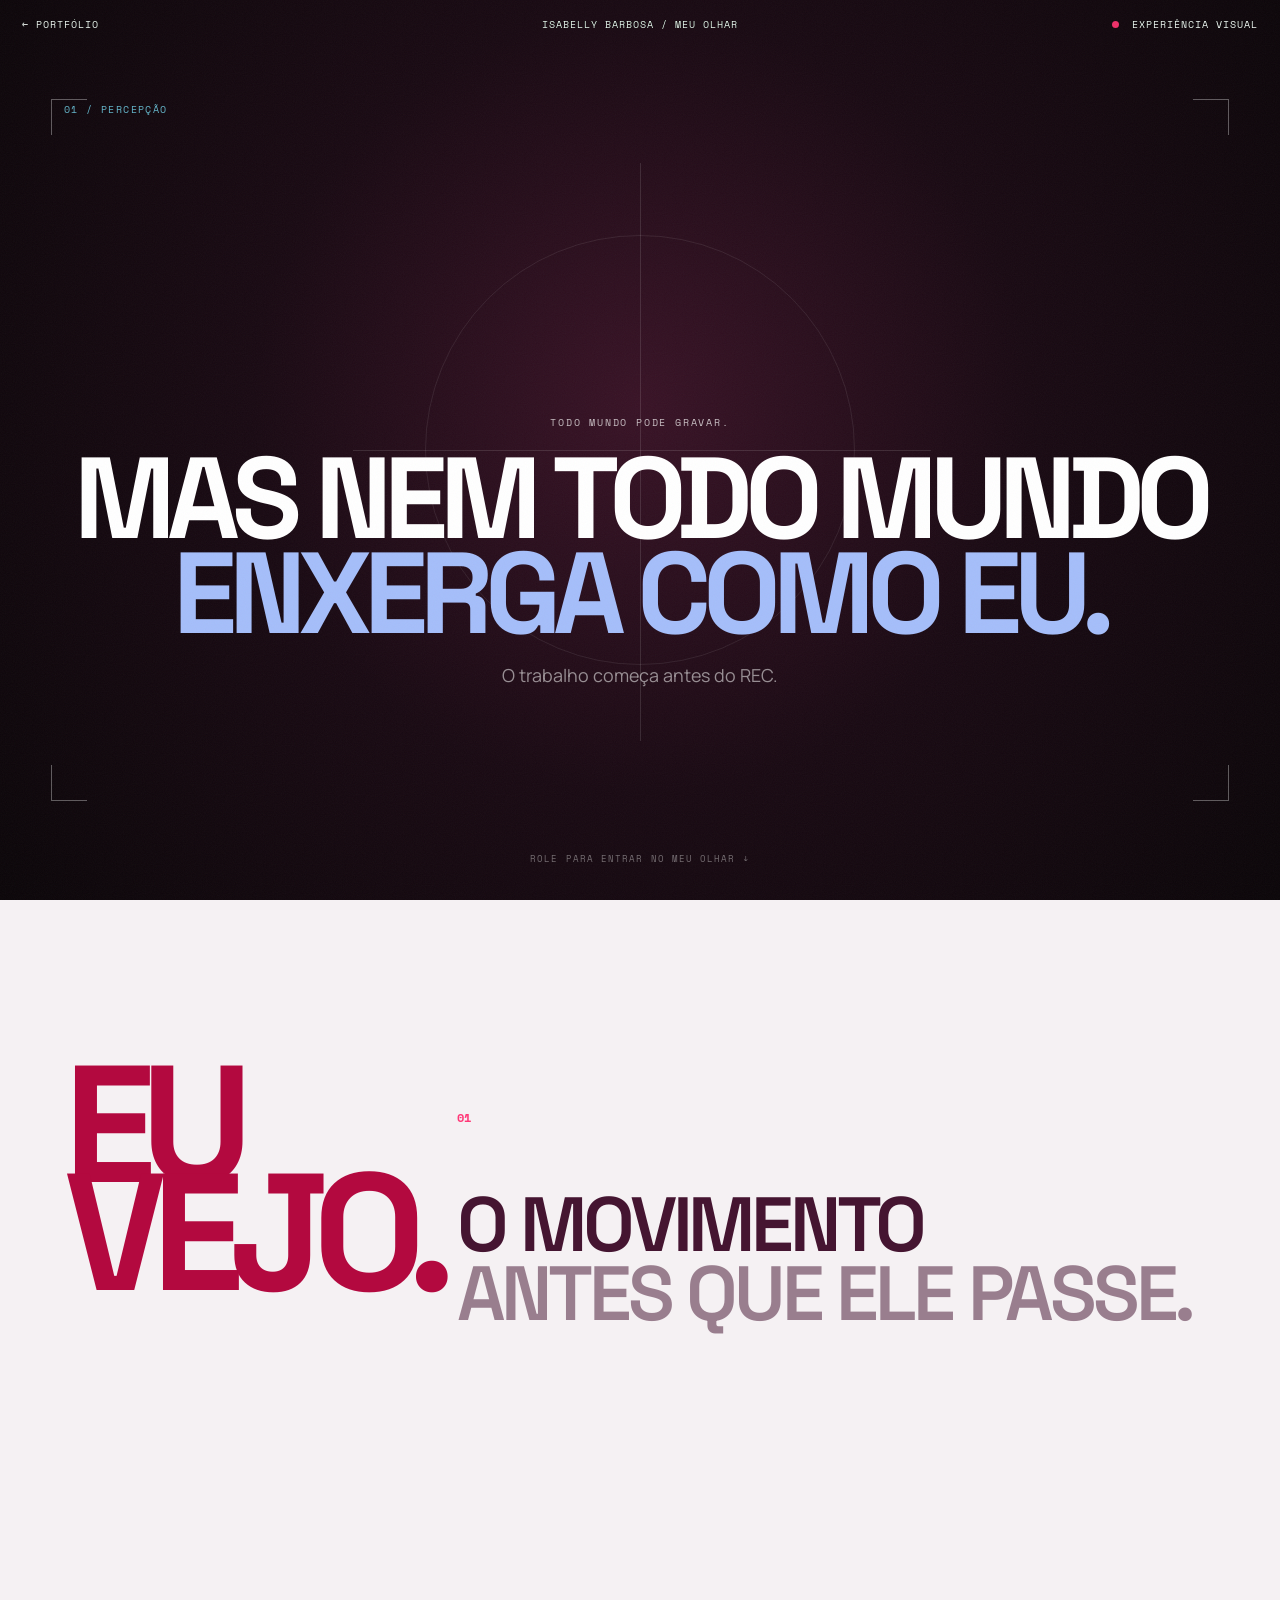
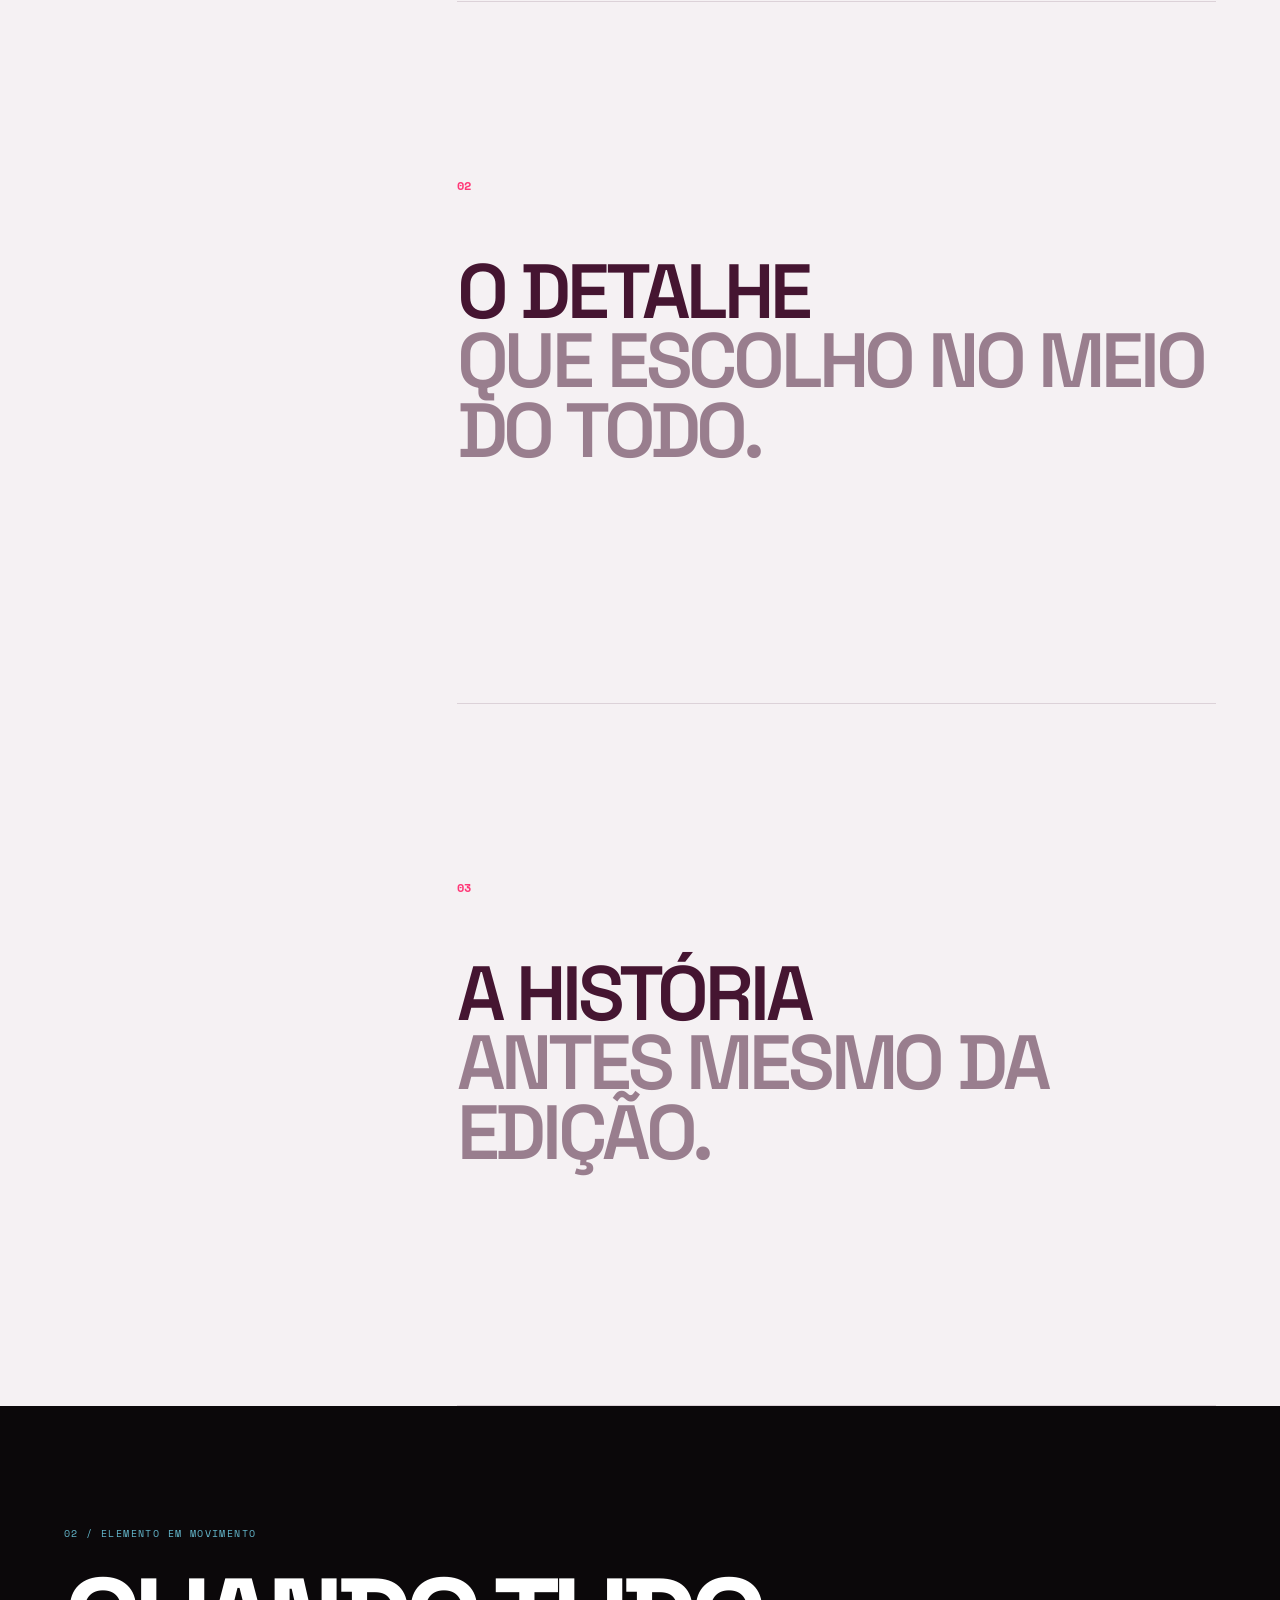
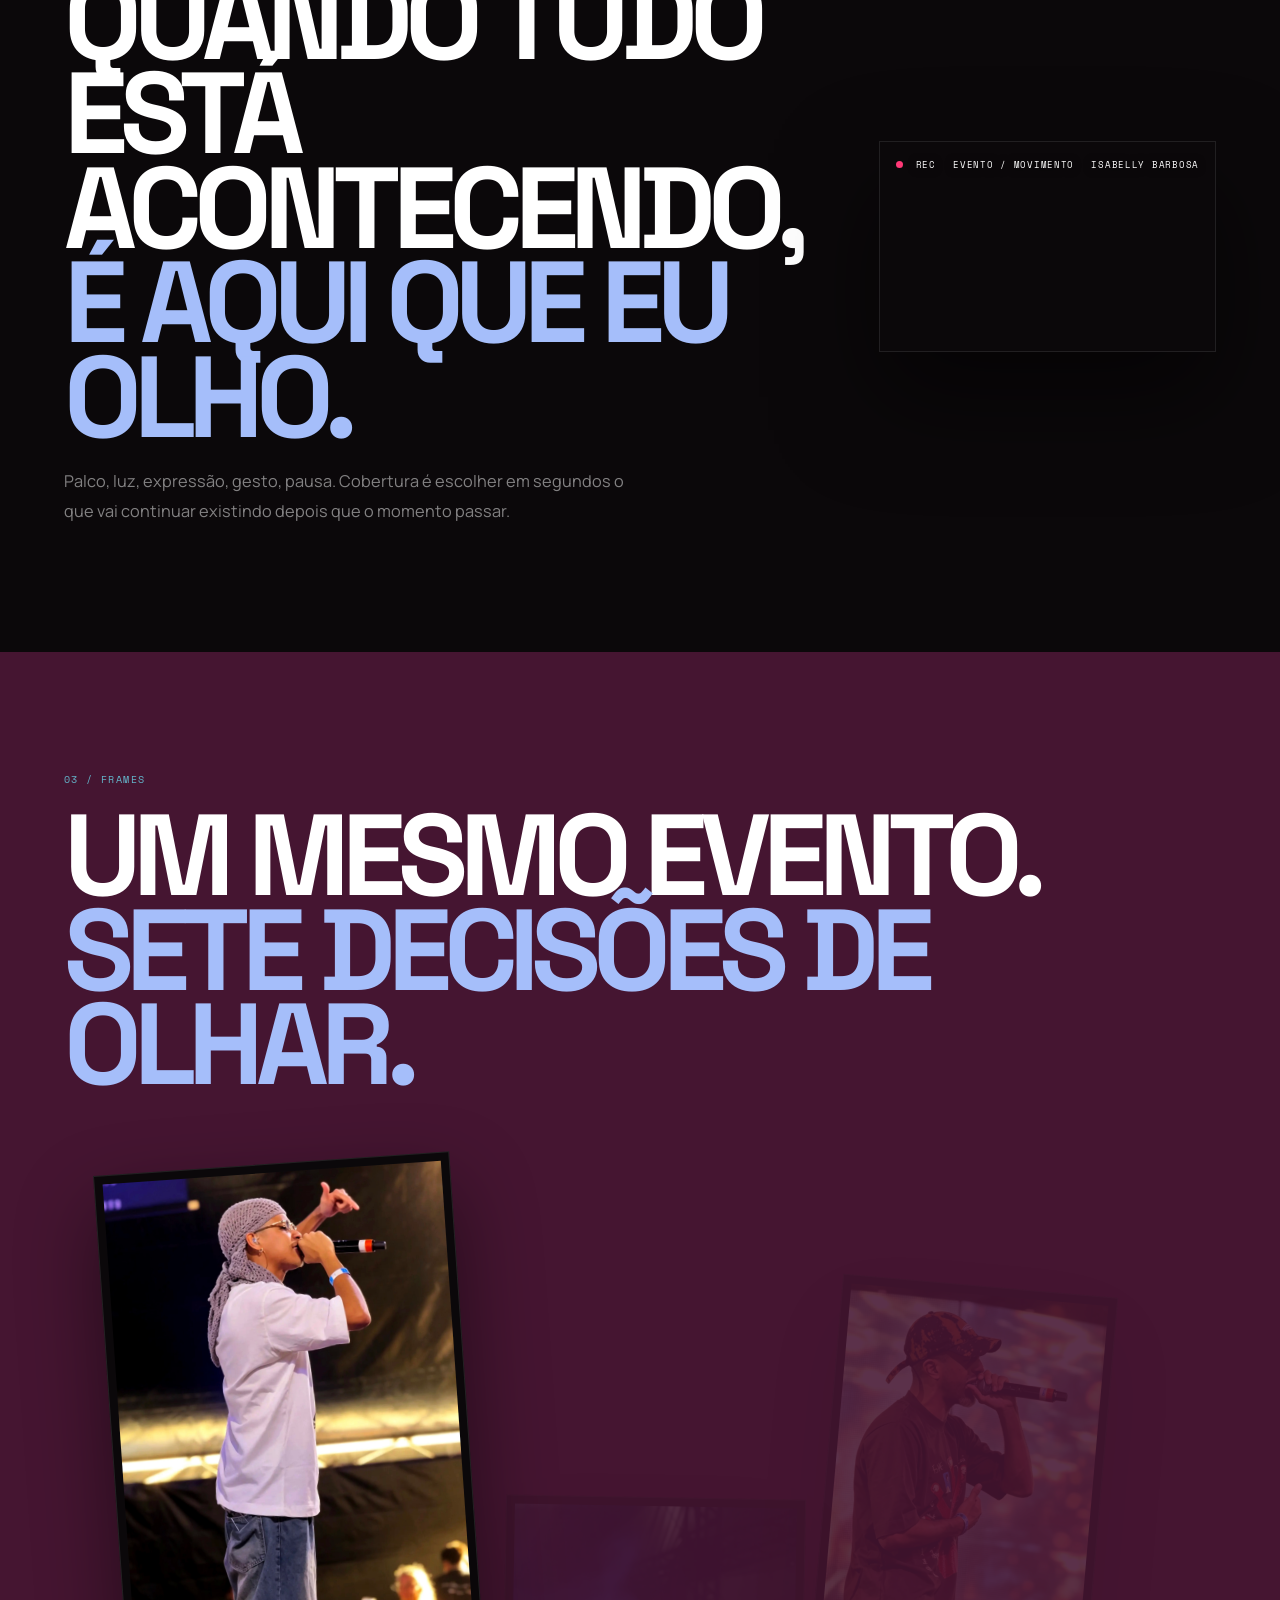
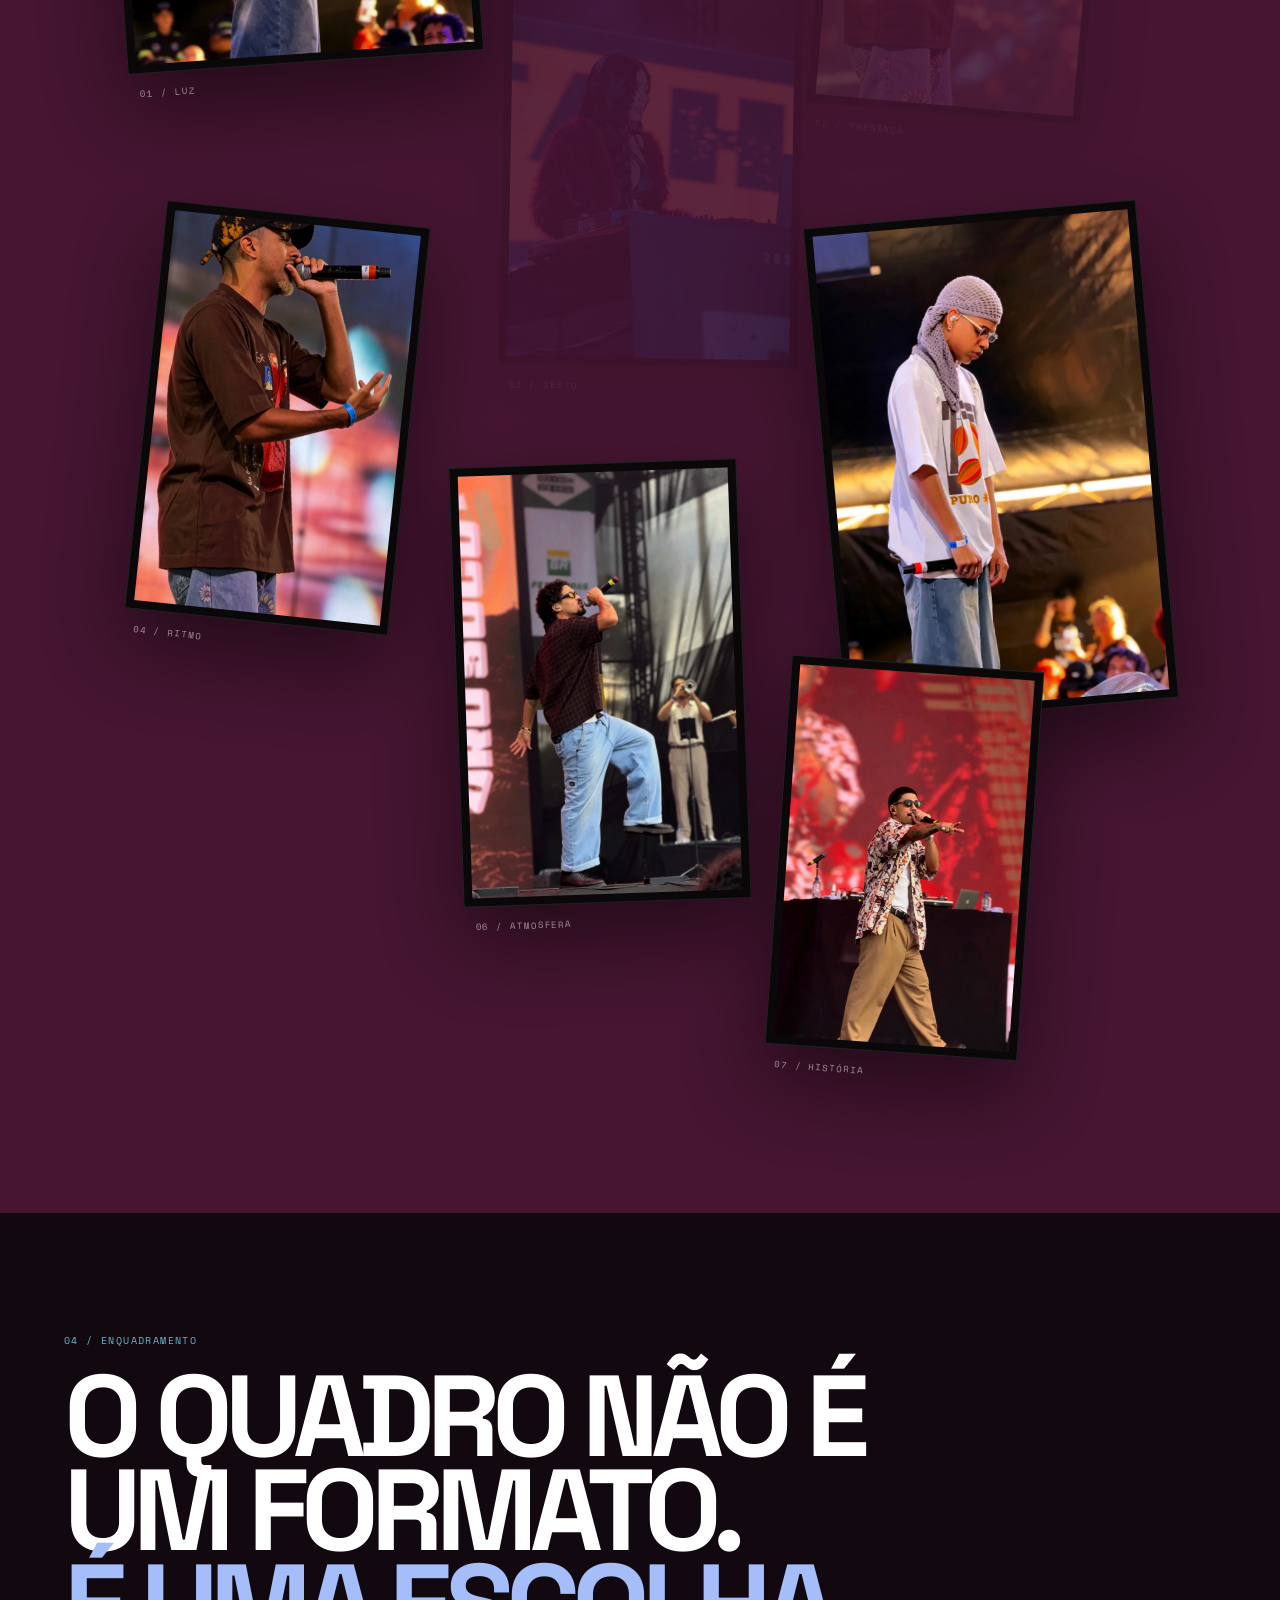
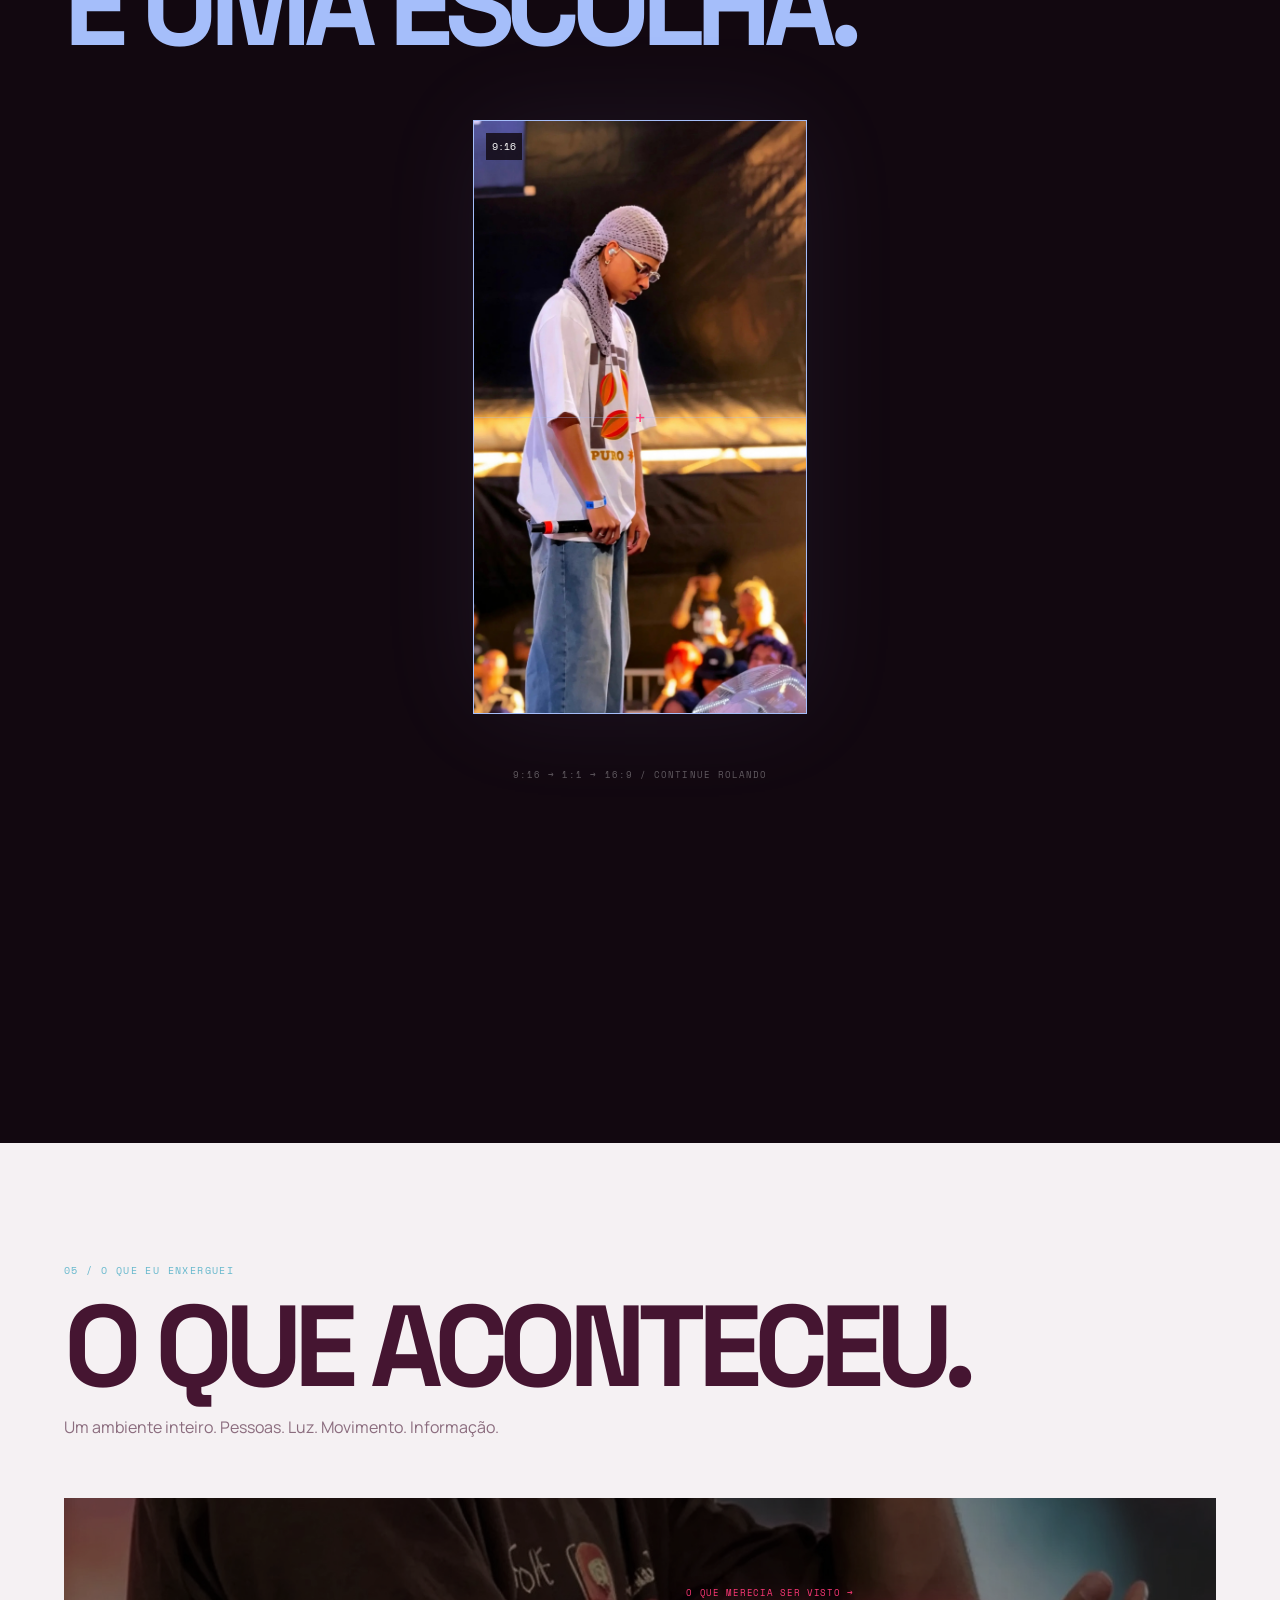
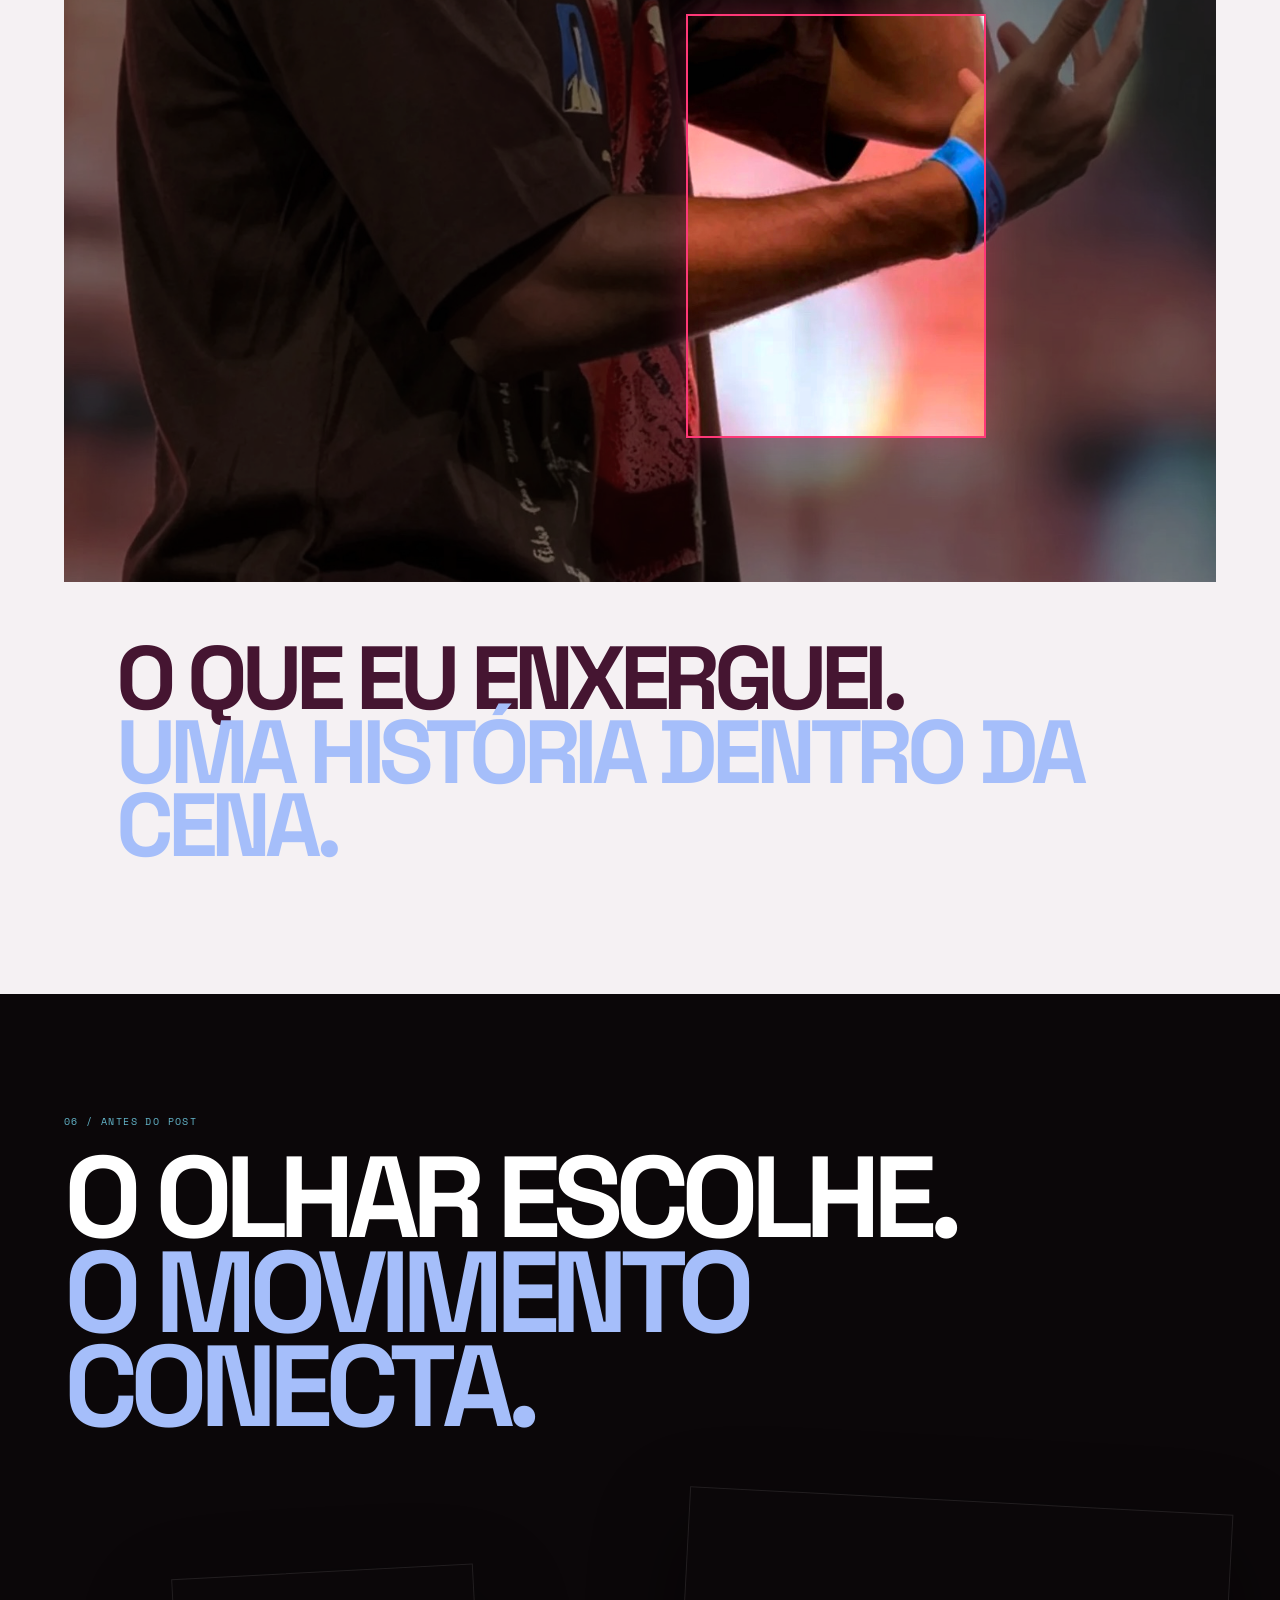
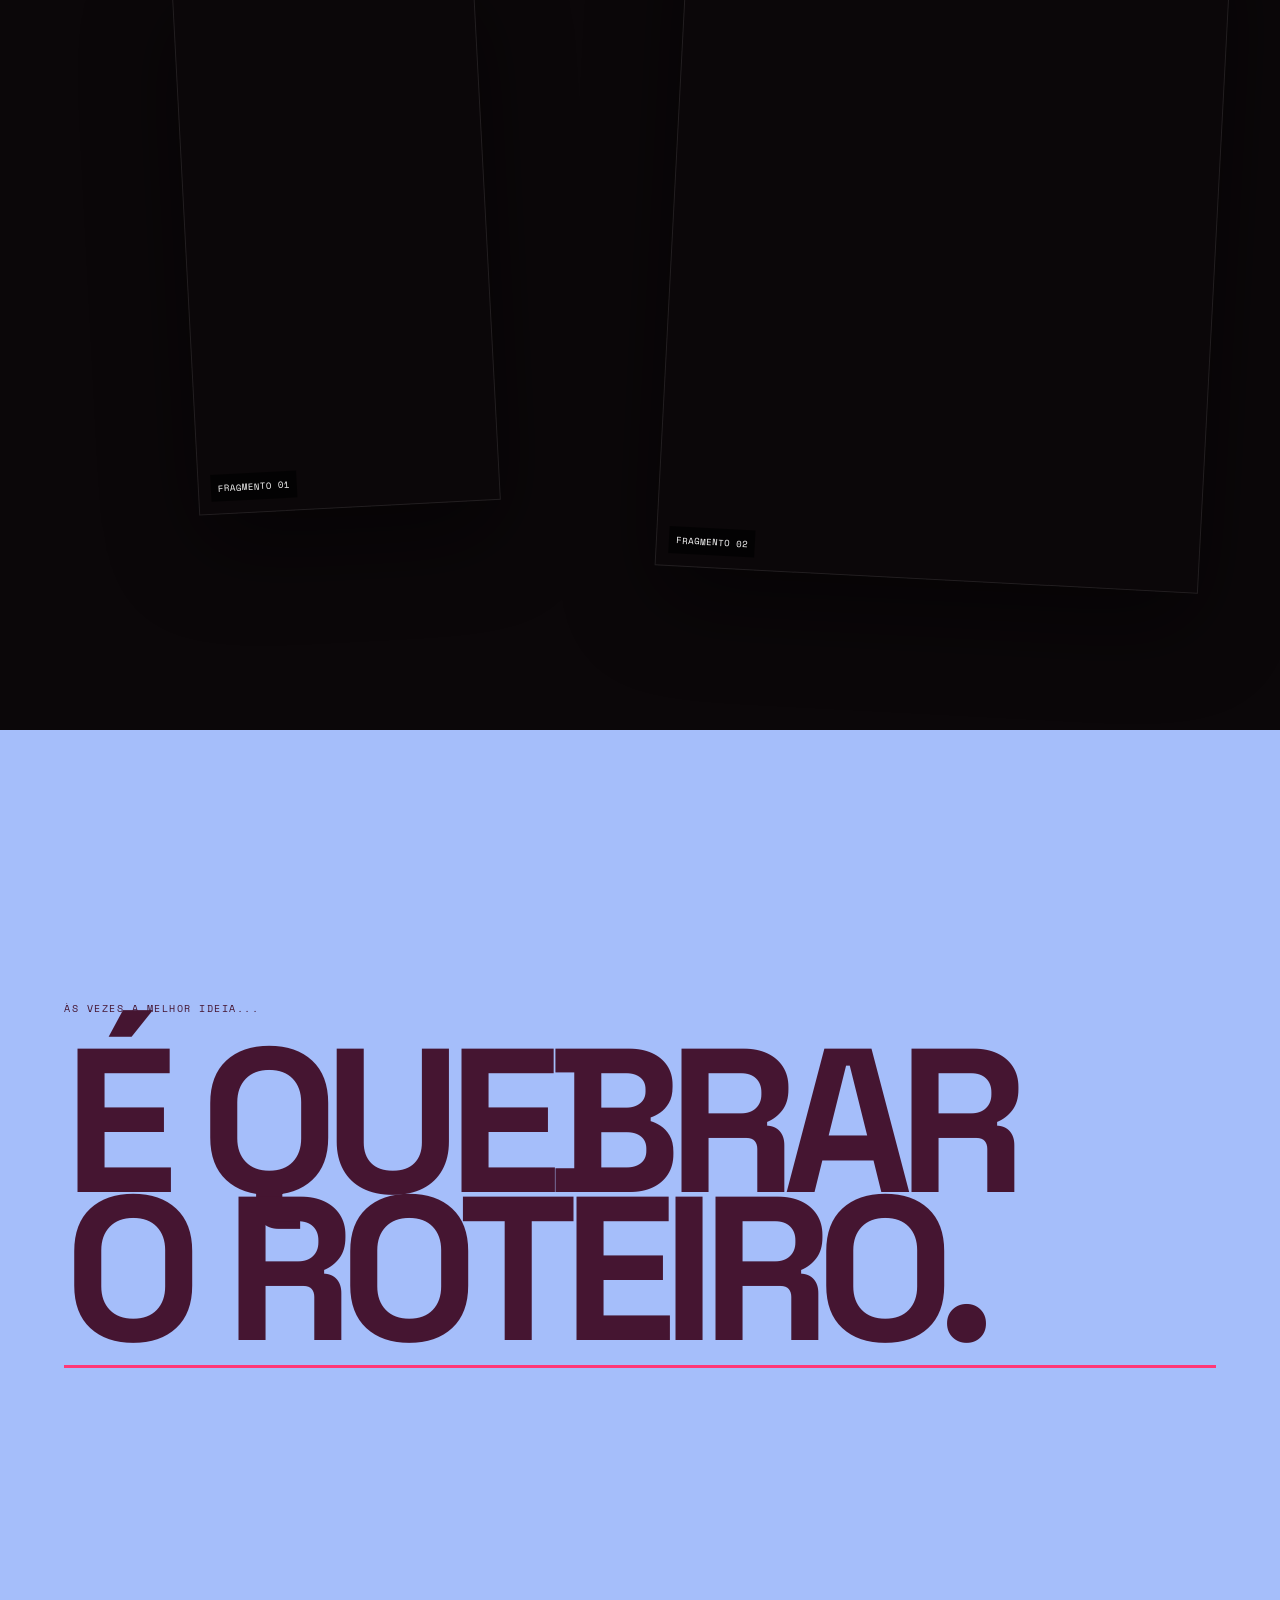
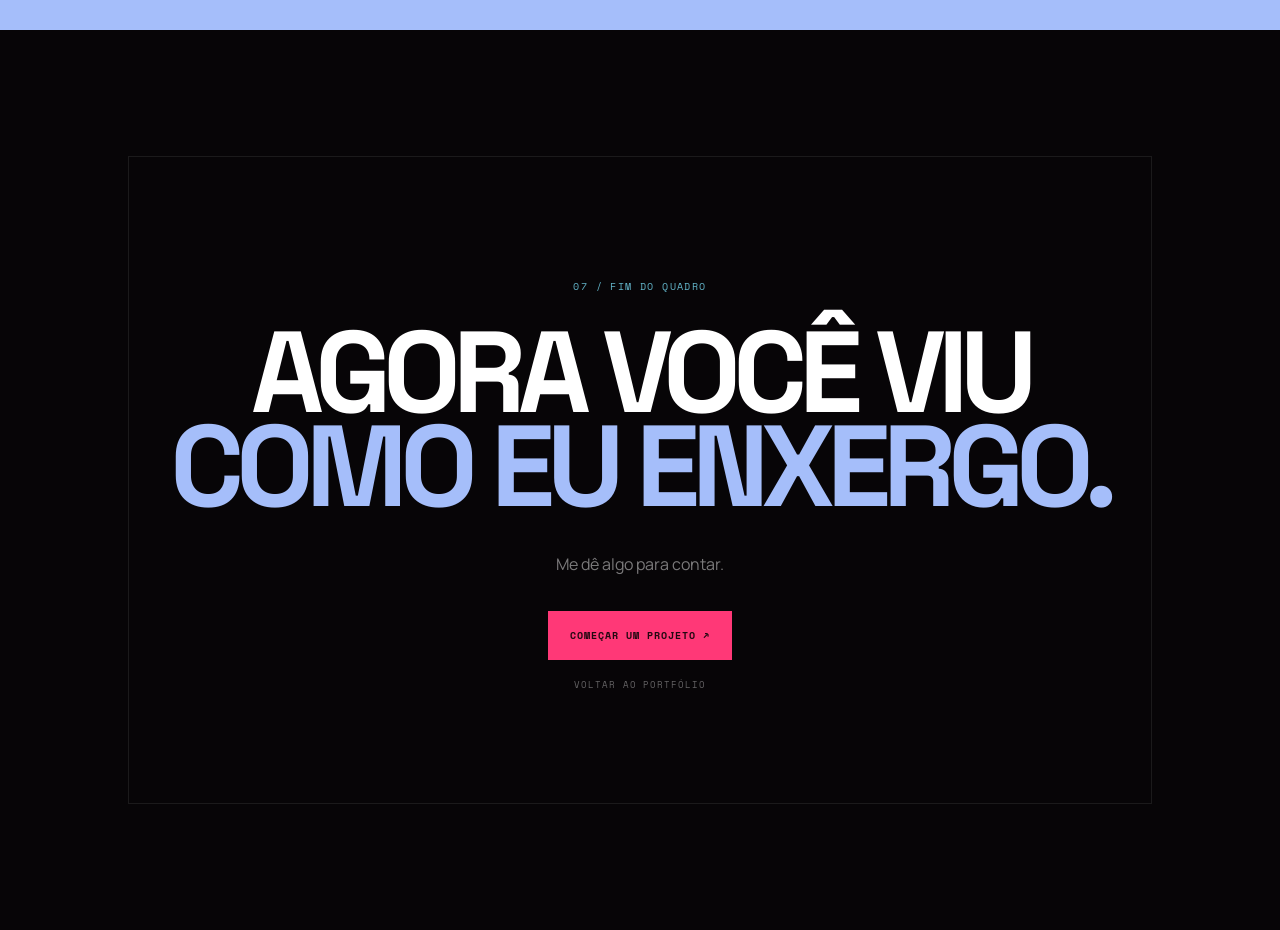
<file: olhar.html>
<!doctype html>
<html lang="pt-BR">
<head>
  <meta charset="utf-8">
  <meta name="viewport" content="width=device-width,initial-scale=1,viewport-fit=cover">
  <title>Meu Olhar — Isabelly Barbosa</title>
  <meta name="description" content="Uma experiência visual de Isabelly Barbosa. Meu olhar sobre movimento, enquadramento e narrativa antes da edição.">
  <meta property="og:type" content="website">
  <meta property="og:title" content="Meu Olhar — Isabelly Barbosa">
  <meta property="og:description" content="Meu olhar transforma movimento, detalhe e instante em narrativa.">
  <meta property="og:image" content="capa-olhar.jpg">
  <meta property="og:image:width" content="1200">
  <meta property="og:image:height" content="630">
  <meta name="theme-color" content="#10070d">
  <link rel="preconnect" href="https://fonts.googleapis.com">
  <link rel="preconnect" href="https://fonts.gstatic.com" crossorigin>
  <link href="https://fonts.googleapis.com/css2?family=Manrope:wght@400;500;600;700&family=Space+Grotesk:wght@500;600;700&family=Space+Mono:wght@400;700&display=swap" rel="stylesheet">
  <link rel="stylesheet" href="olhar.css?v=meu-olhar-2-1">
</head>
<body>
  <div class="grain"></div>

  <header class="topbar">
    <a href="index.html">← PORTFÓLIO</a>
    <span>ISABELLY BARBOSA / MEU OLHAR</span>
    <span class="live"><i></i> EXPERIÊNCIA VISUAL</span>
  </header>

  <main>
    <section class="hero" id="topo">
      <div class="frame-corners"><b></b><b></b><b></b><b></b></div>
      <p class="code">01 / PERCEPÇÃO</p>
      <div class="hero-copy">
        <p class="overline">TODO MUNDO PODE GRAVAR.</p>
        <h1>MAS NEM TODO MUNDO<br><em>ENXERGA COMO EU.</em></h1>
        <p class="sub">O trabalho começa antes do REC.</p>
      </div>
      <div class="focus-ring"></div>
      <p class="scroll">ROLE PARA ENTRAR NO MEU OLHAR ↓</p>
    </section>

    <section class="manifesto">
      <div class="sticky-title">EU<br>VEJO.</div>
      <div class="thoughts">
        <article><span>01</span><h2>O MOVIMENTO<br><b>ANTES QUE ELE PASSE.</b></h2></article>
        <article><span>02</span><h2>O DETALHE<br><b>QUE ESCOLHO NO MEIO DO TODO.</b></h2></article>
        <article><span>03</span><h2>A HISTÓRIA<br><b>ANTES MESMO DA EDIÇÃO.</b></h2></article>
      </div>
    </section>

    <section class="festival-intro">
      <p class="code">02 / ELEMENTO EM MOVIMENTO</p>
      <div class="festival-grid">
        <div>
          <h2>QUANDO TUDO<br>ESTÁ ACONTECENDO,<br><em>É AQUI QUE EU OLHO.</em></h2>
          <p>Palco, luz, expressão, gesto, pausa. Cobertura é escolher em segundos o que vai continuar existindo depois que o momento passar.</p>
        </div>
        <div class="festival-video">
          <video muted autoplay loop playsinline preload="metadata">
            <source src="olhar-media/festival.mp4" type="video/mp4">
          </video>
          <div class="camera-ui"><span><i></i> REC</span><span>EVENTO / MOVIMENTO</span><span>ISABELLY BARBOSA</span></div>
        </div>
      </div>
    </section>

    <section class="contact-sheet" id="frames">
      <div class="sheet-head">
        <p class="code">03 / FRAMES</p>
        <h2>UM MESMO EVENTO.<br><em>SETE DECISÕES DE OLHAR.</em></h2>
      </div>
      <div class="photo-flow">
        <figure class="f1"><img src="olhar-media/IMG_3132.jpg" alt="Frame de evento"><figcaption>01 / LUZ</figcaption></figure>
        <figure class="f2"><img src="olhar-media/IMG_3092.jpg" alt="Frame de evento"><figcaption>02 / PRESENÇA</figcaption></figure>
        <figure class="f3"><img src="olhar-media/IMG_3121.jpg" alt="Frame de evento"><figcaption>03 / GESTO</figcaption></figure>
        <figure class="f4"><img src="olhar-media/IMG_3091.jpg" alt="Frame de evento"><figcaption>04 / RITMO</figcaption></figure>
        <figure class="f5"><img src="olhar-media/IMG_3130.jpg" alt="Frame de evento"><figcaption>05 / DETALHE</figcaption></figure>
        <figure class="f6"><img src="olhar-media/IMG_3124.jpg" alt="Frame de evento"><figcaption>06 / ATMOSFERA</figcaption></figure>
        <figure class="f7"><img src="olhar-media/IMG_3122.jpg" alt="Frame de evento"><figcaption>07 / HISTÓRIA</figcaption></figure>
      </div>
    </section>

    <section class="frame-lab" id="frameLab">
      <p class="code">04 / ENQUADRAMENTO</p>
      <h2>O QUADRO NÃO É<br>UM FORMATO.<br><em>É UMA ESCOLHA.</em></h2>
      <div class="ratio-stage">
        <div class="ratio-frame" id="ratioFrame">
          <img src="olhar-media/IMG_3130.jpg" alt="Experiência de enquadramento">
          <span id="ratioLabel">9:16</span><div class="cross">+</div>
        </div>
      </div>
      <p class="hint">9:16 → 1:1 → 16:9 / CONTINUE ROLANDO</p>
    </section>

    <section class="what-i-saw">
      <p class="code">05 / O QUE EU ENXERGUEI</p>
      <div class="saw-copy">
        <h2>O QUE ACONTECEU.</h2>
        <p>Um ambiente inteiro. Pessoas. Luz. Movimento. Informação.</p>
      </div>
      <div class="saw-stage">
        <img class="wide-photo" src="olhar-media/IMG_3091.jpg" alt="Cena completa">
        <div class="crop-window">
          <img src="olhar-media/IMG_3091.jpg" alt="Detalhe escolhido">
        </div>
        <div class="target-label">O QUE MERECIA SER VISTO →</div>
      </div>
      <div class="saw-end"><h2>O QUE EU ENXERGUEI.<br><em>UMA HISTÓRIA DENTRO DA CENA.</em></h2></div>
    </section>

    <section class="motion-cuts">
      <p class="code">06 / ANTES DO POST</p>
      <h2>O OLHAR ESCOLHE.<br><em>O MOVIMENTO CONECTA.</em></h2>
      <div class="cuts">
        <div class="cut cut-a">
          <video muted loop playsinline preload="metadata"><source src="olhar-media/bastidor-9175.mp4" type="video/mp4"></video>
          <span>FRAGMENTO 01</span>
        </div>
        <div class="cut cut-b">
          <video muted loop playsinline preload="metadata"><source src="olhar-media/bastidor-9179.mp4" type="video/mp4"></video>
          <span>FRAGMENTO 02</span>
        </div>
      </div>
    </section>

    <section class="break-section" id="breakSection">
      <p class="small">ÀS VEZES A MELHOR IDEIA...</p>
      <h2>É QUEBRAR<br>O ROTEIRO.</h2>
      <div class="break-line"></div>
    </section>

    <section class="closing">
      <div class="closing-box"></div>
      <p class="code">07 / FIM DO QUADRO</p>
      <h2>AGORA VOCÊ VIU<br><em>COMO EU ENXERGO.</em></h2>
      <p>Me dê algo para contar.</p>
      <a href="https://wa.me/5561996908717?text=Olá%20Isabelly!%20Vi%20a%20experiência%20Meu%20Olhar%20e%20quero%20conversar%20com%20você." target="_blank" rel="noopener">COMEÇAR UM PROJETO ↗</a>
      <a class="back-home" href="index.html">VOLTAR AO PORTFÓLIO</a>
    </section>
  </main>

  <div class="chat-surprise" id="chatSurprise" aria-hidden="true">
    <div class="chat-glow"></div>
    <div class="chat-window">
      <div class="chat-top">
        <div class="avatar">IB</div>
        <div><strong>Isabelly Barbosa</strong><span id="chatStatus">digitando...</span></div>
        <button id="chatClose" aria-label="Fechar">×</button>
      </div>
      <div class="chat-body">
        <div class="typing" id="typing"><i></i><i></i><i></i></div>
        <div class="message" id="message1">Você chegou até aqui.</div>
        <div class="message accent" id="message2">Acho que temos algo para conversar.</div>
      </div>
      <div class="chat-actions" id="chatActions">
        <a href="https://wa.me/5561996908717?text=Olá%20Isabelly!%20Vi%20a%20experiência%20Meu%20Olhar%20e%20quero%20conversar." target="_blank" rel="noopener">ABRIR CONVERSA ↗</a>
        <button id="chatContinue">CONTINUAR EXPERIÊNCIA</button>
      </div>
    </div>
  </div>

  <script src="olhar.js?v=meu-olhar-2-1"></script>
</body>
</html>
</file>
<file: olhar.css>
:root{--plum:#451531;--wine:#B3093F;--blue:#A5BEFA;--cyan:#64B7CC;--pink:#FF3877;--dark:#10070d;--paper:#f5f1f3}
*{box-sizing:border-box}html{scroll-behavior:smooth;background:var(--dark)}body{margin:0;background:var(--dark);color:#fff;font-family:Manrope,sans-serif;overflow-x:hidden}a{color:inherit;text-decoration:none}img,video{display:block}.grain{position:fixed;inset:0;z-index:999;pointer-events:none;opacity:.04;background-image:url("data:image/svg+xml,%3Csvg xmlns='http://www.w3.org/2000/svg' width='140' height='140'%3E%3Cfilter id='n'%3E%3CfeTurbulence type='fractalNoise' baseFrequency='.9' numOctaves='4'/%3E%3C/filter%3E%3Crect width='100%25' height='100%25' filter='url(%23n)'/%3E%3C/svg%3E")}
.topbar{position:fixed;z-index:90;top:0;left:0;right:0;padding:17px 22px;display:grid;grid-template-columns:1fr auto 1fr;font:10px "Space Mono";letter-spacing:.1em;background:linear-gradient(#0009,transparent);mix-blend-mode:difference}.topbar>span:last-child{text-align:right}.live i,.camera-ui i{display:inline-block;width:7px;height:7px;border-radius:50%;background:var(--pink);margin-right:6px;animation:blink 1s steps(1) infinite}@keyframes blink{50%{opacity:.18}}
.code{font:10px "Space Mono";letter-spacing:.14em;color:var(--cyan);text-transform:uppercase}.hero{min-height:100svh;position:relative;display:grid;place-items:center;padding:90px 5vw;background:radial-gradient(circle at 50% 45%,#391326 0,#190a13 48%,#0b0609 100%);overflow:hidden}.hero-copy{text-align:center;position:relative;z-index:3}.overline{font:10px "Space Mono";letter-spacing:.18em}.hero h1,.festival-intro h2,.sheet-head h2,.frame-lab h2,.saw-copy h2,.saw-end h2,.motion-cuts h2,.break-section h2,.closing h2{font:700 clamp(3.5rem,9vw,10rem) "Space Grotesk";line-height:.82;letter-spacing:-.07em;margin:22px 0}.hero h1 em,.festival-intro em,.sheet-head em,.frame-lab em,.saw-end em,.motion-cuts em,.closing em{font-style:normal;color:var(--blue)}.hero .sub{color:#ffffff88}.hero>.code{position:absolute;top:92px;left:5vw}.scroll{position:absolute;bottom:26px;font:9px "Space Mono";letter-spacing:.12em;color:#ffffff66}.focus-ring{position:absolute;width:min(34vw,430px);aspect-ratio:1;border:1px solid #ffffff15;border-radius:50%;animation:pulse 4s ease-in-out infinite}.focus-ring:before,.focus-ring:after{content:"";position:absolute;background:#ffffff1f}.focus-ring:before{height:1px;width:135%;left:-17%;top:50%}.focus-ring:after{width:1px;height:135%;top:-17%;left:50%}@keyframes pulse{50%{transform:scale(1.1);opacity:.42}}.frame-corners b{position:absolute;width:36px;height:36px}.frame-corners b:nth-child(1){left:4vw;top:11vh;border-left:1px solid #ffffff55;border-top:1px solid #ffffff55}.frame-corners b:nth-child(2){right:4vw;top:11vh;border-right:1px solid #ffffff55;border-top:1px solid #ffffff55}.frame-corners b:nth-child(3){left:4vw;bottom:11vh;border-left:1px solid #ffffff55;border-bottom:1px solid #ffffff55}.frame-corners b:nth-child(4){right:4vw;bottom:11vh;border-right:1px solid #ffffff55;border-bottom:1px solid #ffffff55}
.manifesto{display:grid;grid-template-columns:.75fr 1.45fr;background:var(--paper);color:var(--plum);padding:0 5vw}.sticky-title{position:sticky;top:24vh;height:max-content;padding:19vh 0;font:700 clamp(5rem,13vw,13rem) "Space Grotesk";line-height:.65;letter-spacing:-.09em;color:var(--wine)}.thoughts article{min-height:78vh;display:flex;flex-direction:column;justify-content:center;border-bottom:1px solid #45153124}.thoughts span{font:700 12px "Space Mono";color:var(--pink)}.thoughts h2{font:600 clamp(2.7rem,6vw,6.5rem) "Space Grotesk";line-height:.9;letter-spacing:-.055em}.thoughts h2 b{font-weight:600;color:#45153185}
.festival-intro{padding:110px 5vw;background:#0b080a}.festival-grid{display:grid;grid-template-columns:.8fr 1.2fr;gap:6vw;align-items:center}.festival-grid>div:first-child p{max-width:580px;color:#ffffff7d;line-height:1.8}.festival-video{position:relative;aspect-ratio:16/10;overflow:hidden;border:1px solid #ffffff18;box-shadow:0 45px 100px #0008}.festival-video video{width:100%;height:100%;object-fit:cover}.camera-ui{position:absolute;inset:16px;display:flex;justify-content:space-between;align-items:flex-start;font:9px "Space Mono";letter-spacing:.08em;text-shadow:0 1px 8px #000}
.contact-sheet{background:var(--plum);padding:110px 5vw 150px;overflow:hidden}.sheet-head{max-width:1100px}.photo-flow{min-height:1500px;position:relative;margin-top:70px}.photo-flow figure{position:absolute;margin:0;background:#0b080a;border:1px solid #ffffff1a;padding:8px;box-shadow:0 35px 80px #0007;transition:transform .35s}.photo-flow figure:hover{z-index:20;transform:scale(1.03) rotate(0)!important}.photo-flow img{width:100%;height:100%;object-fit:cover}.photo-flow figcaption{position:absolute;left:10px;bottom:-27px;font:9px "Space Mono";letter-spacing:.1em;color:#ffffff88}.f1{width:31%;height:500px;left:4%;top:0;transform:rotate(-4deg)}.f2{width:24%;height:430px;right:10%;top:80px;transform:rotate(5deg)}.f3{width:26%;height:470px;left:38%;top:280px;transform:rotate(1deg)}.f4{width:23%;height:410px;left:7%;top:650px;transform:rotate(6deg)}.f5{width:29%;height:500px;right:5%;top:650px;transform:rotate(-5deg)}.f6{width:25%;height:440px;left:34%;top:900px;transform:rotate(-2deg)}.f7{width:22%;height:390px;right:16%;top:1100px;transform:rotate(4deg)}
.frame-lab{min-height:170vh;background:#120810;padding:110px 5vw;position:relative}.ratio-stage{height:76vh;position:sticky;top:12vh;display:grid;place-items:center}.ratio-frame{height:66vh;aspect-ratio:9/16;border:1px solid var(--blue);position:relative;overflow:hidden;transition:.12s linear;box-shadow:0 0 100px #a5befa12}.ratio-frame img{width:100%;height:100%;object-fit:cover}.ratio-frame:before,.ratio-frame:after{content:"";position:absolute;background:#a5befa55;z-index:2}.ratio-frame:before{height:1px;width:100%;top:50%}.ratio-frame:after{width:1px;height:100%;left:50%}.ratio-frame span{position:absolute;z-index:3;top:12px;left:12px;font:10px "Space Mono";background:#10070dcc;padding:6px}.cross{position:absolute;z-index:3;left:50%;top:50%;transform:translate(-50%,-50%);color:var(--pink);font:20px "Space Mono"}.hint{text-align:center;font:9px "Space Mono";letter-spacing:.12em;color:#ffffff55}
.what-i-saw{padding:110px 5vw;background:var(--paper);color:var(--plum)}.saw-copy p{color:#4515319a}.saw-stage{height:76vh;position:relative;overflow:hidden;margin:60px 0;background:#111}.wide-photo{width:100%;height:100%;object-fit:cover;filter:saturate(.65) brightness(.58)}.crop-window{position:absolute;left:54%;top:17%;width:26%;height:62%;overflow:hidden;border:2px solid var(--pink);box-shadow:0 0 0 9999px #00000020,0 0 35px #ff387755}.crop-window img{position:absolute;width:384.6%;height:161.3%;max-width:none;object-fit:cover;left:-208%;top:-27%;filter:saturate(1.05) brightness(1.05)}.target-label{position:absolute;left:54%;top:calc(17% - 28px);font:9px "Space Mono";letter-spacing:.08em;color:var(--pink)}.saw-end{max-width:1100px;margin-left:auto}.saw-end h2{font-size:clamp(3rem,7vw,7rem)}
.motion-cuts{padding:110px 5vw 150px;background:#0b0709;overflow:hidden}.cuts{display:grid;grid-template-columns:1fr 1fr;gap:5vw;margin-top:65px;align-items:center}.cut{position:relative;overflow:hidden;border:1px solid #ffffff18;box-shadow:0 35px 90px #0007}.cut video{width:100%;height:100%;object-fit:cover}.cut span{position:absolute;left:12px;bottom:12px;font:9px "Space Mono";background:#000a;padding:7px}.cut-a{aspect-ratio:9/16;max-width:440px;justify-self:center;transform:rotate(-3deg)}.cut-b{aspect-ratio:4/5;max-width:560px;transform:rotate(3deg)}
.break-section{min-height:100svh;background:var(--blue);color:var(--plum);display:flex;flex-direction:column;justify-content:center;padding:5vw;overflow:hidden}.break-section .small{font:10px "Space Mono";letter-spacing:.15em}.break-section h2{font-size:clamp(5rem,16vw,17rem);line-height:.72}.break-line{height:3px;background:var(--pink);width:100%;transform-origin:left}
.closing{min-height:100svh;background:#070507;display:flex;flex-direction:column;justify-content:center;align-items:center;text-align:center;position:relative;padding:80px 5vw;overflow:hidden}.closing-box{position:absolute;width:80vw;height:72vh;border:1px solid #ffffff15;animation:closeframe 6s ease-in-out infinite}@keyframes closeframe{50%{width:43vw;height:43vh}}.closing>*:not(.closing-box){z-index:2}.closing>p:not(.code){color:#ffffff77}.closing>a:not(.back-home){margin-top:20px;background:var(--pink);color:#210810;padding:17px 22px;font:700 10px "Space Mono";letter-spacing:.1em}.back-home{margin-top:18px;font:9px "Space Mono";letter-spacing:.1em;color:#ffffff60}
.chat-surprise{position:fixed;inset:0;z-index:950;display:grid;place-items:center;pointer-events:none;opacity:0;background:#06040600;backdrop-filter:blur(0);transition:.4s}.chat-surprise.show{opacity:1;pointer-events:auto;background:#060406b5;backdrop-filter:blur(12px)}.chat-glow{position:absolute;width:520px;height:520px;border-radius:50%;background:radial-gradient(circle,#ff38772c,#64b7cc12 42%,transparent 70%);filter:blur(20px)}.chat-window{position:relative;width:min(520px,calc(100vw - 30px));background:linear-gradient(145deg,#21121c,#0a080b);border:1px solid #ffffff1b;box-shadow:0 50px 140px #000a;transform:translateY(45px) scale(.95);opacity:0;transition:.55s cubic-bezier(.2,.85,.25,1)}.chat-surprise.show .chat-window{transform:none;opacity:1}.chat-top{display:flex;align-items:center;gap:12px;padding:17px;border-bottom:1px solid #ffffff12}.avatar{width:38px;height:38px;border-radius:50%;display:grid;place-items:center;background:var(--blue);color:var(--plum);font:700 11px "Space Mono"}.chat-top>div:nth-child(2){display:flex;flex:1;flex-direction:column;gap:2px}.chat-top strong{font:600 13px "Space Grotesk"}.chat-top span{font:9px "Space Mono";color:var(--cyan)}.chat-top button{border:0;background:none;color:#fff8;font-size:24px;cursor:pointer}.chat-body{min-height:205px;padding:28px 20px;display:flex;flex-direction:column;align-items:flex-start;gap:10px}.typing{display:flex;gap:5px;padding:12px 14px;background:#ffffff0e;border-radius:5px 16px 16px}.typing i{width:6px;height:6px;background:#fff8;border-radius:50%;animation:typeDot 1s infinite}.typing i:nth-child(2){animation-delay:.15s}.typing i:nth-child(3){animation-delay:.3s}@keyframes typeDot{50%{transform:translateY(-4px);opacity:1}0%,100%{opacity:.35}}.message{max-width:84%;padding:12px 15px;border:1px solid #ffffff12;background:#ffffff0c;border-radius:5px 17px 17px;font-size:14px;opacity:0;transform:translateY(8px)}.message.accent{background:var(--blue);color:var(--plum);border:0;font-weight:600}.message.appear{animation:msgIn .38s forwards}@keyframes msgIn{to{opacity:1;transform:none}}.chat-actions{display:flex;gap:10px;padding:16px 18px;border-top:1px solid #ffffff12;opacity:0;transform:translateY(8px);transition:.35s}.chat-actions.show{opacity:1;transform:none}.chat-actions a{flex:1;text-align:center;background:var(--pink);color:#220811;padding:13px;font:700 10px "Space Mono"}.chat-actions button{border:1px solid #ffffff1f;background:transparent;color:#ffffff9a;padding:12px;font:9px "Space Mono";cursor:pointer}
@media(max-width:800px){.topbar{grid-template-columns:1fr 1fr;padding:14px}.topbar>span:nth-child(2){display:none}.manifesto{display:block;padding:0 18px}.sticky-title{position:relative;top:auto;padding:90px 0 25px;font-size:23vw}.thoughts article{min-height:58vh}.festival-intro,.contact-sheet,.frame-lab,.what-i-saw,.motion-cuts{padding-left:18px;padding-right:18px}.festival-grid{grid-template-columns:1fr}.festival-video{aspect-ratio:4/5}.photo-flow{min-height:auto;display:grid;grid-template-columns:1fr 1fr;gap:34px 14px}.photo-flow figure{position:relative!important;width:100%!important;height:48vh!important;left:auto!important;right:auto!important;top:auto!important;transform:none!important}.photo-flow figure:nth-child(3n){grid-column:1/-1;height:58vh!important}.ratio-stage{height:64vh}.ratio-frame{height:55vh}.saw-stage{height:70vh}.crop-window{left:45%;top:20%;width:42%;height:55%}.target-label{left:45%;top:calc(20% - 27px)}.cuts{grid-template-columns:1fr}.cut-a,.cut-b{width:78vw;justify-self:center;transform:none}.closing-box{width:90vw}.chat-actions{flex-direction:column}.chat-actions a,.chat-actions button{width:100%}}
@media(prefers-reduced-motion:reduce){*{animation:none!important;scroll-behavior:auto!important;transition:none!important}}


/* =========================================================
   V2.1 — MEU OLHAR
   Mobile redesenhado como experiência própria
   ========================================================= */

/* refinamento desktop leve */
.hero-copy .overline { color: rgba(255,255,255,.72); }
.hero-copy .sub { font-size: clamp(.95rem,1.4vw,1.15rem); }
.festival-grid > div:first-child p { font-size: 1.02rem; }

/* mobile-first experience overrides */
@media (max-width: 700px) {

  body {
    background:#0b0609;
  }

  .topbar {
    padding:14px 12px;
    font-size:8px;
    grid-template-columns:1fr auto;
    gap:10px;
  }
  .topbar > span:nth-child(2) { display:none; }
  .topbar .live { white-space:nowrap; }

  .hero {
    min-height:100svh;
    padding:88px 18px 56px;
    align-items:center;
  }
  .hero > .code {
    top:82px;
    left:18px;
  }
  .hero-copy {
    text-align:left;
    width:100%;
    align-self:center;
  }
  .hero-copy .overline {
    font-size:9px;
    line-height:1.5;
    max-width:240px;
  }
  .hero h1 {
    font-size:clamp(3rem,14vw,5.5rem);
    line-height:.86;
    letter-spacing:-.065em;
    margin:20px 0 18px;
  }
  .hero .sub {
    max-width:280px;
    font-size:.98rem;
    line-height:1.5;
  }
  .focus-ring {
    width:64vw;
    opacity:.42;
    right:-18vw;
    left:auto;
    top:28vh;
  }
  .scroll {
    left:18px;
    bottom:20px;
    font-size:8px;
  }

  /* EU VEJO vira capítulos verticais limpos */
  .manifesto {
    display:block;
    padding:0;
    background:var(--paper);
  }
  .sticky-title {
    position:relative;
    top:auto;
    padding:70px 18px 10px;
    font-size:28vw;
    line-height:.68;
  }
  .thoughts {
    padding:0 18px 40px;
  }
  .thoughts article {
    min-height:72svh;
    padding:42px 0;
    border-bottom:1px solid rgba(69,21,49,.14);
    justify-content:center;
  }
  .thoughts h2 {
    font-size:clamp(2.8rem,13vw,4.8rem);
    line-height:.9;
    margin:20px 0;
  }
  .thoughts h2 b {
    display:block;
    margin-top:6px;
  }

  /* Festival: vídeo vertical grande + texto em cima */
  .festival-intro {
    padding:76px 14px 70px;
  }
  .festival-grid {
    display:flex;
    flex-direction:column;
    gap:28px;
  }
  .festival-grid > div:first-child {
    padding:0 4px;
  }
  .festival-intro h2 {
    font-size:clamp(3rem,13vw,4.8rem);
    line-height:.86;
  }
  .festival-grid > div:first-child p {
    font-size:.98rem;
    line-height:1.65;
    max-width:32rem;
  }
  .festival-video {
    width:100%;
    aspect-ratio:9/14;
    border-radius:0;
  }
  .festival-video video {
    object-fit:cover;
  }
  .camera-ui {
    inset:11px;
    font-size:7px;
    flex-wrap:wrap;
    gap:8px;
  }

  /* As 7 fotos viram uma sequência editorial de tela cheia */
  .contact-sheet {
    padding:78px 0 20px;
  }
  .sheet-head {
    padding:0 18px 34px;
  }
  .sheet-head h2 {
    font-size:clamp(3rem,13vw,5rem);
    line-height:.86;
  }
  .photo-flow {
    min-height:auto;
    display:block;
    margin:0;
  }
  .photo-flow figure,
  .photo-flow figure:nth-child(3n) {
    position:relative!important;
    width:100%!important;
    height:86svh!important;
    left:auto!important;
    right:auto!important;
    top:auto!important;
    transform:none!important;
    margin:0 0 10px 0;
    padding:0;
    border:0;
    box-shadow:none;
    overflow:hidden;
  }
  .photo-flow figure img {
    width:100%;
    height:100%;
    object-fit:cover;
  }
  .photo-flow figure figcaption {
    left:14px;
    bottom:14px;
    background:rgba(16,7,13,.68);
    padding:7px 9px;
    color:#fff;
    backdrop-filter:blur(6px);
  }

  /* enquadramento: vertical, simples, legível */
  .frame-lab {
    min-height:145svh;
    padding:78px 14px;
  }
  .frame-lab h2 {
    font-size:clamp(3rem,13vw,4.9rem);
    line-height:.84;
  }
  .ratio-stage {
    top:15vh;
    height:65vh;
  }
  .ratio-frame {
    max-width:92vw;
    max-height:58vh;
  }
  .hint {
    font-size:7px;
    padding:0 10px;
  }

  /* O que aconteceu / o que eu enxerguei vira sequência por telas */
  .what-i-saw {
    padding:78px 0 0;
  }
  .what-i-saw > .code,
  .saw-copy,
  .saw-end {
    padding-left:18px;
    padding-right:18px;
  }
  .saw-copy h2,
  .saw-end h2 {
    font-size:clamp(3rem,13vw,4.8rem);
  }
  .saw-stage {
    height:92svh;
    margin:42px 0 48px;
  }
  .wide-photo {
    filter:saturate(.72) brightness(.62);
  }
  .crop-window {
    left:50%;
    top:50%;
    width:62vw;
    height:62vh;
    transform:translate(-50%,-50%);
    border-width:2px;
  }
  .crop-window img {
    width:162vw;
    height:92svh;
    left:-50vw;
    top:-15vh;
  }
  .target-label {
    left:19vw;
    top:calc(50% - 31vh - 26px);
    font-size:7px;
  }
  .saw-end {
    padding-bottom:72px;
  }

  /* fragmentos: um por tela, sem layout desktop comprimido */
  .motion-cuts {
    padding:78px 14px 90px;
  }
  .motion-cuts h2 {
    font-size:clamp(3rem,13vw,4.9rem);
  }
  .cuts {
    display:block;
    margin-top:42px;
  }
  .cut-a,.cut-b {
    width:100%;
    max-width:none;
    margin:0 0 18px 0;
    transform:none;
  }
  .cut-a { aspect-ratio:9/16; }
  .cut-b { aspect-ratio:9/12; }
  .cut span {
    font-size:7px;
  }

  /* quebra do roteiro ocupa uma tela e respira */
  .break-section {
    min-height:100svh;
    padding:18px;
  }
  .break-section h2 {
    font-size:clamp(4.5rem,20vw,7rem);
    line-height:.72;
    margin:24px 0;
  }

  /* final mais limpo */
  .closing {
    min-height:100svh;
    padding:72px 18px;
  }
  .closing h2 {
    font-size:clamp(4rem,17vw,6.3rem);
    line-height:.76;
  }
  .closing-box {
    width:88vw;
    height:68vh;
  }
  .closing > a:not(.back-home) {
    width:100%;
    max-width:360px;
    padding:16px;
  }

  /* chat vira quase app nativo */
  .chat-surprise {
    align-items:end;
    padding:0;
  }
  .chat-window {
    width:100vw;
    max-width:none;
    border-left:0;
    border-right:0;
    border-bottom:0;
    border-radius:24px 24px 0 0;
    transform:translateY(100%);
  }
  .chat-surprise.show .chat-window {
    transform:translateY(0);
  }
  .chat-body {
    min-height:220px;
    padding:26px 16px;
  }
  .message {
    max-width:88%;
    font-size:15px;
  }
  .chat-actions {
    padding:14px 14px calc(14px + env(safe-area-inset-bottom));
    flex-direction:column;
  }
  .chat-actions a,
  .chat-actions button {
    width:100%;
    min-height:48px;
  }
}

@media (max-width: 390px) {
  .hero h1,
  .festival-intro h2,
  .sheet-head h2,
  .frame-lab h2,
  .saw-copy h2,
  .saw-end h2,
  .motion-cuts h2 {
    font-size:clamp(2.7rem,13vw,4.2rem);
  }
}
</file>
